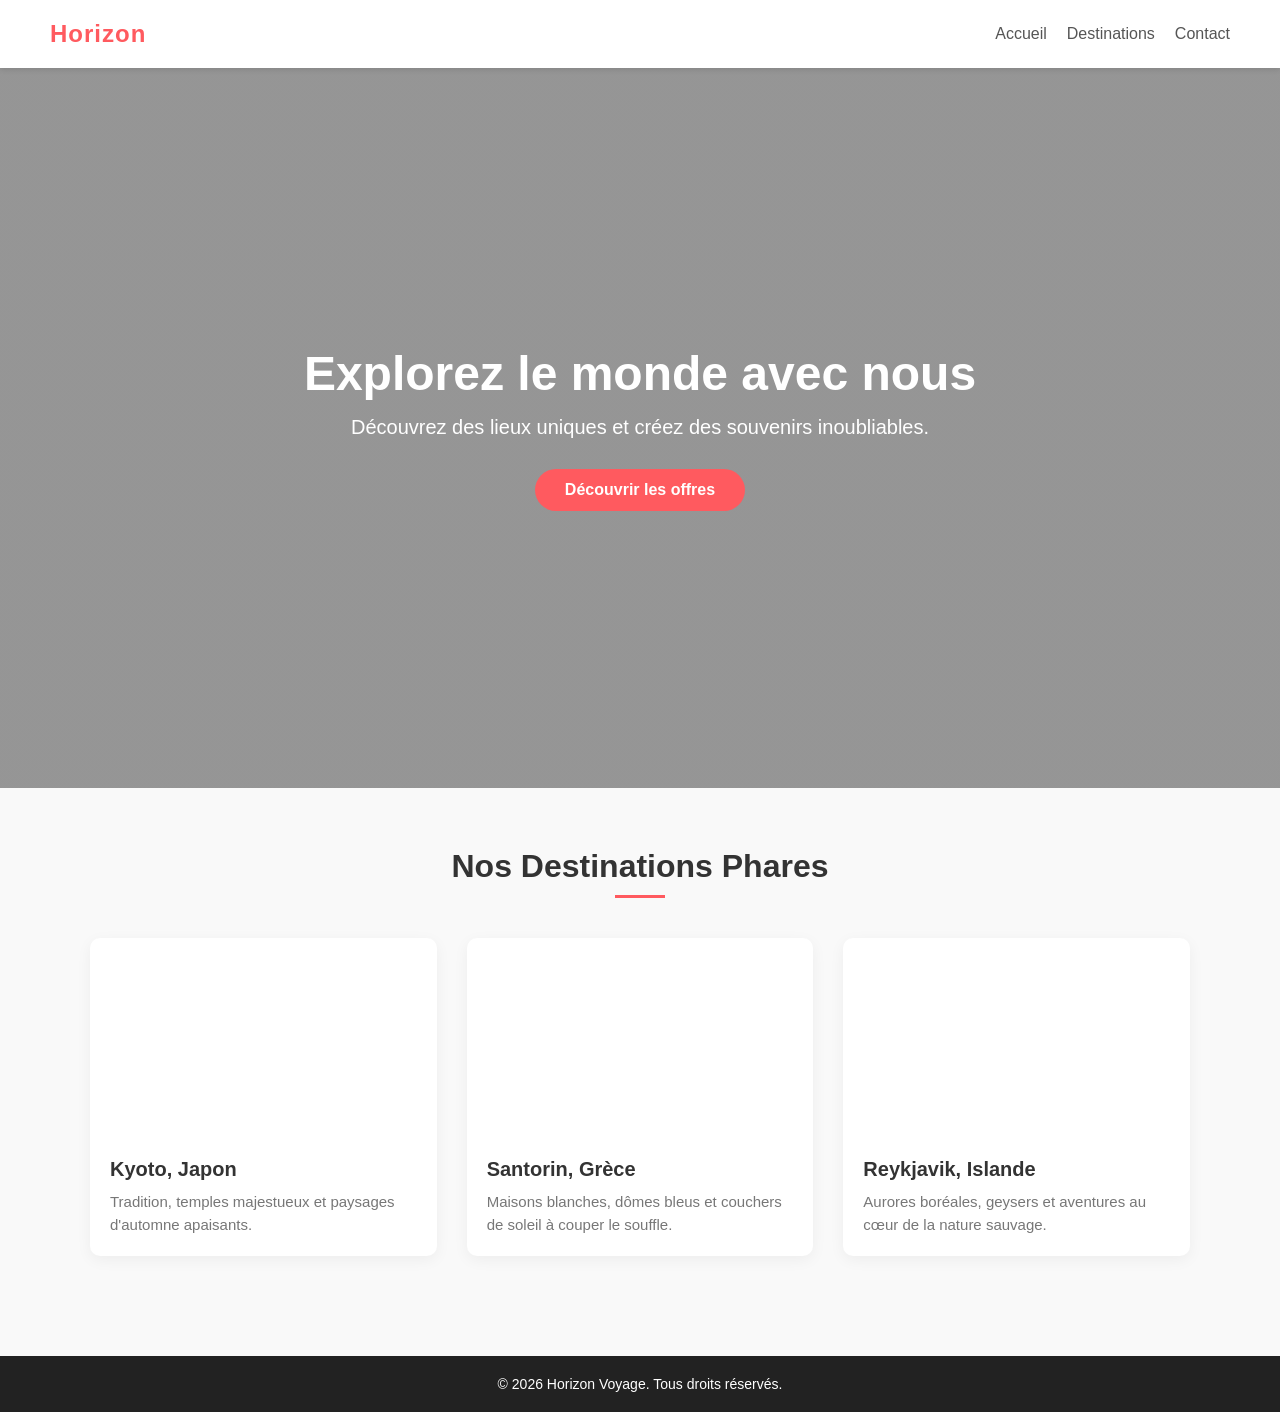
<file: index.html>
<!DOCTYPE html>
<html lang="fr">
<head>
    <meta charset="UTF-8">
    <meta name="viewport" content="width=device-width, initial-scale=1.0">
    <title>Horizon | Agence de Voyage internationalle</title>
    <link rel="stylesheet" href="style.css">
</head>
<body>

    <!-- En-tête / Navigation -->
    <header class="navbar">
        <div class="logo">Horizon</div>
        <nav>
            <ul class="nav-links">
                <li><a href="#accueil">Accueil</a></li>
                <li><a href="#destinations">Destinations</a></li>
                <li><a href="#contact">Contact</a></li>
            </ul>
        </nav>
    </header>

    <!-- Section Principale (Hero) -->
    <section id="accueil" class="hero-section">
        <div class="hero-content">
            <h1>Explorez le monde avec nous</h1>
            <p>Découvrez des lieux uniques et créez des souvenirs inoubliables.</p>
            <a href="#destinations" class="btn">Découvrir les offres</a>
        </div>
    </section>

    <!-- Section Destinations (Grille) -->
    <section id="destinations" class="destinations-section">
        <h2>Nos Destinations Phares</h2>
        <div class="grid-container">
            <div class="card">
                <div class="card-image img-1"></div>
                <div class="card-content">
                    <h3>Kyoto, Japon</h3>
                    <p>Tradition, temples majestueux et paysages d'automne apaisants.</p>
                </div>
            </div>
            <div class="card">
                <div class="card-image img-2"></div>
                <div class="card-content">
                    <h3>Santorin, Grèce</h3>
                    <p>Maisons blanches, dômes bleus et couchers de soleil à couper le souffle.</p>
                </div>
            </div>
            <div class="card">
                <div class="card-image img-3"></div>
                <div class="card-content">
                    <h3>Reykjavik, Islande</h3>
                    <p>Aurores boréales, geysers et aventures au cœur de la nature sauvage.</p>
                </div>
            </div>
        </div>
    </section>

    <!-- Pied de page -->
    <footer>
        <p>&copy; 2026 Horizon Voyage. Tous droits réservés.</p>
    </footer>

</body>
</html>
</file>
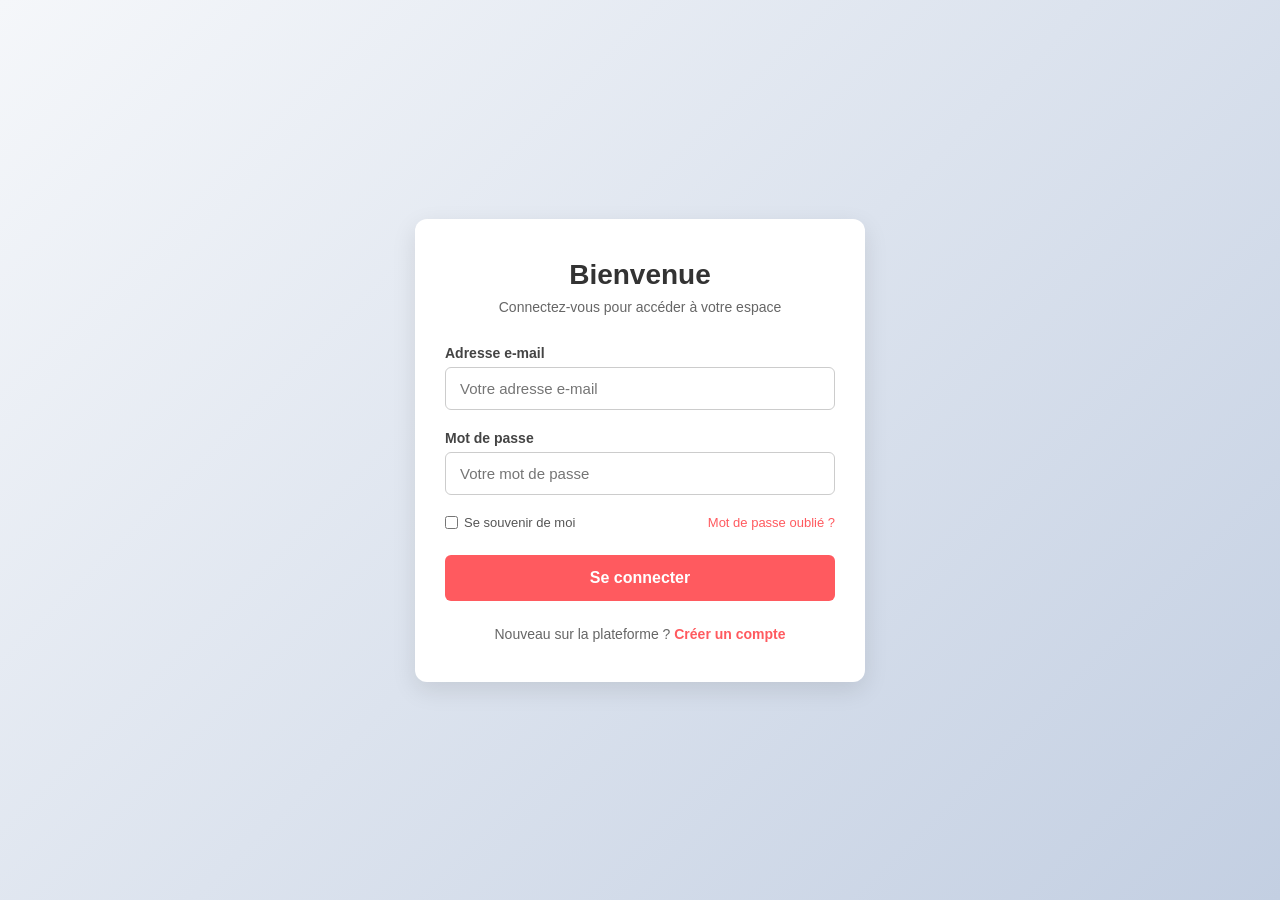
<file: connection.html>
<!DOCTYPE html>
<html lang="fr">
<head>
    <meta charset="UTF-8">
    <meta name="viewport" content="width=device-width, initial-scale=1.0">
    <title>Connexion | Horizon</title>
    <style>
        /* Réinitialisation et styles de base */
        * {
            margin: 0;
            padding: 0;
            box-sizing: border-box;
            font-family: 'Segoe UI', Tahoma, Geneva, Verdana, sans-serif;
        }

        body {
            background: linear-gradient(135deg, #f5f7fa 0%, #c3cfe2 100%);
            display: flex;
            justify-content: center;
            align-items: center;
            min-height: 100vh;
            padding: 20px;
        }

        /* Conteneur principal du formulaire */
        .login-container {
            background-color: #ffffff;
            width: 100%;
            max-width: 450px;
            padding: 40px 30px;
            border-radius: 12px;
            box-shadow: 0 8px 24px rgba(0, 0, 0, 0.1);
        }

        /* En-tête */
        .login-header {
            text-align: center;
            margin-bottom: 30px;
        }

        .login-header h1 {
            font-size: 28px;
            color: #333333;
            margin-bottom: 8px;
        }

        .login-header p {
            font-size: 14px;
            color: #666666;
        }

        /* Groupes de champs du formulaire */
        .form-group {
            margin-bottom: 20px;
        }

        .form-group label {
            display: block;
            font-size: 14px;
            font-weight: 600;
            color: #444444;
            margin-bottom: 6px;
        }

        .form-group input {
            width: 100%;
            padding: 12px 14px;
            border: 1.5px solid #cccccc;
            border-radius: 6px;
            font-size: 15px;
            color: #333333;
            outline: none;
            transition: border-color 0.3s ease;
        }

        /* Effet au clic sur les champs */
        .form-group input:focus {
            border-color: #ff5a5f;
        }

        /* Options secondaires (Se souvenir de moi / Mot de passe oublié) */
        .form-options {
            display: flex;
            justify-content: space-between;
            align-items: center;
            margin-bottom: 25px;
            font-size: 13px;
        }

        .remember-me {
            display: flex;
            align-items: center;
            gap: 6px;
            color: #555555;
            cursor: pointer;
        }

        .remember-me input {
            cursor: pointer;
        }

        .forgot-password {
            color: #ff5a5f;
            text-decoration: none;
            font-weight: 500;
        }

        .forgot-password:hover {
            text-decoration: underline;
        }

        /* Bouton de soumission */
        .btn-submit {
            width: 100%;
            padding: 14px;
            background-color: #ff5a5f;
            color: #ffffff;
            border: none;
            border-radius: 6px;
            font-size: 16px;
            font-weight: bold;
            cursor: pointer;
            transition: background-color 0.3s ease, transform 0.1s ease;
        }

        .btn-submit:hover {
            background-color: #e0484d;
        }

        .btn-submit:active {
            transform: scale(0.98);
        }

        /* Lien d'inscription en bas */
        .login-footer {
            text-align: center;
            margin-top: 25px;
            font-size: 14px;
            color: #666666;
        }

        .login-footer a {
            color: #ff5a5f;
            text-decoration: none;
            font-weight: bold;
        }

        .login-footer a:hover {
            text-decoration: underline;
        }
    </style>
</head>
<body>

    <div class="login-container">
        <div class="login-header">
            <h1>Bienvenue</h1>
            <p>Connectez-vous pour accéder à votre espace</p>
        </div>

        <form action="#" method="POST">
            <!-- Champ Email -->
            <div class="form-group">
                <label for="email">Adresse e-mail</label>
                <input type="email" id="email" name="email" placeholder="Votre adresse e-mail" required>
            </div>

            <!-- Champ Mot de passe -->
            <div class="form-group">
                <label for="password">Mot de passe</label>
                <input type="password" id="password" name="password" placeholder="Votre mot de passe" required>
            </div>

            <!-- Options : Se souvenir de moi et Mot de passe oublié -->
            <div class="form-options">
                <label class="remember-me">
                    <input type="checkbox" id="remember" name="remember"> Se souvenir de moi
                </label>
                <a href="#" class="forgot-password">Mot de passe oublié ?</a>
            </div>

            <!-- Bouton Se connecter -->
            <button type="submit" class="btn-submit">Se connecter</button>
        </form>

        <div class="login-footer">
            <p>Nouveau sur la plateforme ? <a href="inscription.html">Créer un compte</a></p>
        </div>
    </div>

</body>
</html>
</file>
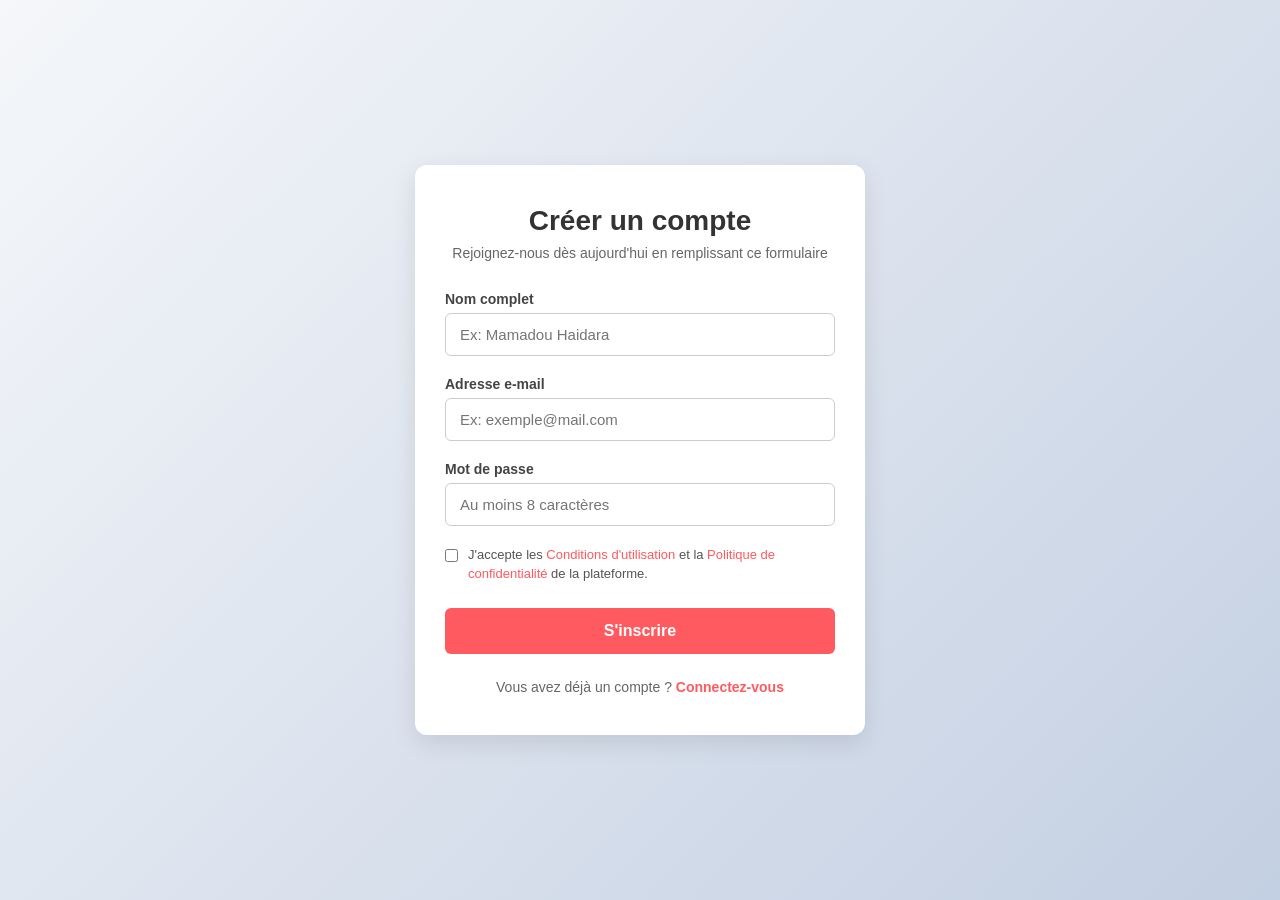
<file: insription.html>
<!DOCTYPE html>
<html lang="fr">
<head>
    <meta charset="UTF-8">
    <meta name="viewport" content="width=device-width, initial-scale=1.0">
    <title>Inscription | Horizon</title>
    <style>
        /* Réinitialisation et styles de base */
        * {
            margin: 0;
            padding: 0;
            box-sizing: border-box;
            font-family: 'Segoe UI', Tahoma, Geneva, Verdana, sans-serif;
        }

        body {
            background: linear-gradient(135deg, #f5f7fa 0%, #c3cfe2 100%);
            display: flex;
            justify-content: center;
            align-items: center;
            min-height: 100vh;
            padding: 20px;
        }

        /* Conteneur principal du formulaire */
        .register-container {
            background-color: #ffffff;
            width: 100%;
            max-width: 450px;
            padding: 40px 30px;
            border-radius: 12px;
            box-shadow: 0 8px 24px rgba(0, 0, 0, 0.1);
        }

        /* En-tête */
        .register-header {
            text-align: center;
            margin-bottom: 30px;
        }

        .register-header h1 {
            font-size: 28px;
            color: #333333;
            margin-bottom: 8px;
        }

        .register-header p {
            font-size: 14px;
            color: #666666;
        }

        /* Groupes de champs du formulaire */
        .form-group {
            margin-bottom: 20px;
        }

        .form-group label {
            display: block;
            font-size: 14px;
            font-weight: 600;
            color: #444444;
            margin-bottom: 6px;
        }

        .form-group input {
            width: 100%;
            padding: 12px 14px;
            border: 1.5px solid #cccccc;
            border-radius: 6px;
            font-size: 15px;
            color: #333333;
            outline: none;
            transition: border-color 0.3s ease;
        }

        /* Effet au clic sur les champs */
        .form-group input:focus {
            border-color: #ff5a5f;
        }

        /* Case à cocher des conditions */
        .checkbox-group {
            display: flex;
            align-items: flex-start;
            gap: 10px;
            margin-bottom: 25px;
        }

        .checkbox-group input {
            margin-top: 3px;
            cursor: pointer;
        }

        .checkbox-group label {
            font-size: 13px;
            color: #555555;
            line-height: 1.4;
            cursor: pointer;
        }

        .checkbox-group a {
            color: #ff5a5f;
            text-decoration: none;
            font-weight: 500;
        }

        .checkbox-group a:hover {
            text-decoration: underline;
        }

        /* Bouton de soumission */
        .btn-submit {
            width: 100%;
            padding: 14px;
            background-color: #ff5a5f;
            color: #ffffff;
            border: none;
            border-radius: 6px;
            font-size: 16px;
            font-weight: bold;
            cursor: pointer;
            transition: background-color 0.3s ease, transform 0.1s ease;
        }

        .btn-submit:hover {
            background-color: #e0484d;
        }

        .btn-submit:active {
            transform: scale(0.98);
        }

        /* Lien de connexion en bas */
        .register-footer {
            text-align: center;
            margin-top: 25px;
            font-size: 14px;
            color: #666666;
        }

        .register-footer a {
            color: #ff5a5f;
            text-decoration: none;
            font-weight: bold;
        }

        .register-footer a:hover {
            text-decoration: underline;
        }
    </style>
</head>
<body>

    <div class="register-container">
        <div class="register-header">
            <h1>Créer un compte</h1>
            <p>Rejoignez-nous dès aujourd'hui en remplissant ce formulaire</p>
        </div>

        <form action="#" method="POST">
            <!-- Champ Nom Complet -->
            <div class="form-group">
                <label for="fullname">Nom complet</label>
                <input type="text" id="fullname" name="fullname" placeholder="Ex: Mamadou Haidara" required>
            </div>

            <!-- Champ Email -->
            <div class="form-group">
                <label for="email">Adresse e-mail</label>
                <input type="email" id="email" name="email" placeholder="Ex: exemple@mail.com" required>
            </div>

            <!-- Champ Mot de passe -->
            <div class="form-group">
                <label for="password">Mot de passe</label>
                <input type="password" id="password" name="password" placeholder="Au moins 8 caractères" required>
            </div>

            <!-- Validation des conditions -->
            <div class="checkbox-group">
                <input type="checkbox" id="terms" name="terms" required>
                <label for="terms">J'accepte les <a href="#">Conditions d'utilisation</a> et la <a href="#">Politique de confidentialité</a> de la plateforme.</label>
            </div>

            <!-- Bouton S'inscrire -->
            <button type="submit" class="btn-submit">S'inscrire</button>
        </form>

        <div class="register-footer">
            <p>Vous avez déjà un compte ? <a href="#">Connectez-vous</a></p>
        </div>
    </div>

</body>
</html>
</file>
<file: style.css>
/* Réinitialisation de base */
* {
    margin: 0;
    padding: 0;
    box-sizing: border-box;
    font-family: 'Segoe UI', Tahoma, Geneva, Verdana, sans-serif;
}

html {
    scroll-behavior: smooth;
}

body {
    color: #333;
    background-color: #f9f9f9;
}

/* Barre de navigation */
.navbar {
    display: flex;
    justify-content: space-between;
    align-items: center;
    padding: 20px 50px;
    background-color: #ffffff;
    box-shadow: 0 2px 5px rgba(0,0,0,0.1);
    position: sticky;
    top: 0;
    z-index: 1000;
}

.navbar .logo {
    font-size: 24px;
    font-weight: bold;
    color: #ff5a5f;
    letter-spacing: 1px;
}

.nav-links {
    display: flex;
    list-style: none;
}

.nav-links li {
    margin-left: 20px;
}

.nav-links a {
    text-decoration: none;
    color: #555;
    font-weight: 500;
    transition: color 0.3s;
}

.nav-links a:hover {
    color: #ff5a5f;
}

/* Section Héro */
.hero-section {
    height: 80vh;
    background: linear-gradient(rgba(0, 0, 0, 0.4), rgba(0, 0, 0, 0.4)), 
                url('https://unsplash.com') no-repeat center center/cover;
    display: flex;
    justify-content: center;
    align-items: center;
    text-align: center;
    color: #fff;
    padding: 0 20px;
}

.hero-content h1 {
    font-size: 48px;
    margin-bottom: 15px;
}

.hero-content p {
    font-size: 20px;
    margin-bottom: 30px;
}

.btn {
    display: inline-block;
    padding: 12px 30px;
    background-color: #ff5a5f;
    color: #fff;
    text-decoration: none;
    border-radius: 25px;
    font-weight: bold;
    transition: background 0.3s, transform 0.2s;
}

.btn:hover {
    background-color: #e0484d;
    transform: translateY(-2px);
}

/* Section Destinations */
.destinations-section {
    padding: 60px 50px;
    max-width: 1200px;
    margin: 0 auto;
}

.destinations-section h2 {
    text-align: center;
    margin-bottom: 40px;
    font-size: 32px;
    position: relative;
}

.destinations-section h2::after {
    content: '';
    display: block;
    width: 50px;
    height: 3px;
    background-color: #ff5a5f;
    margin: 10px auto 0;
}

/* Grille Responsive */
.grid-container {
    display: grid;
    grid-template-columns: repeat(auto-fit, minmax(300px, 1fr));
    gap: 30px;
}

.card {
    background-color: #fff;
    border-radius: 10px;
    overflow: hidden;
    box-shadow: 0 4px 15px rgba(0,0,0,0.05);
    transition: transform 0.3s;
}

.card:hover {
    transform: translateY(-5px);
}

.card-image {
    height: 200px;
    background-size: cover;
    background-position: center;
}

/* Images de démonstration via Unsplash */
.img-1 { background-image: url('https://unsplash.com'); }
.img-2 { background-image: url('https://unsplash.com'); }
.img-3 { background-image: url('https://unsplash.com'); }

.card-content {
    padding: 20px;
}

.card-content h3 {
    margin-bottom: 10px;
    font-size: 20px;
}

.card-content p {
    color: #777;
    font-size: 15px;
    line-height: 1.5;
}

/* Pied de page */
footer {
    background-color: #222;
    color: #fff;
    text-align: center;
    padding: 20px;
    margin-top: 40px;
    font-size: 14px;
}

/* Adaptations mobiles rapides */
@media (max-width: 768px) {
    .navbar { padding: 20px; }
    .hero-content h1 { font-size: 32px; }
    .destinations-section { padding: 40px 20px; }
}
</file>
